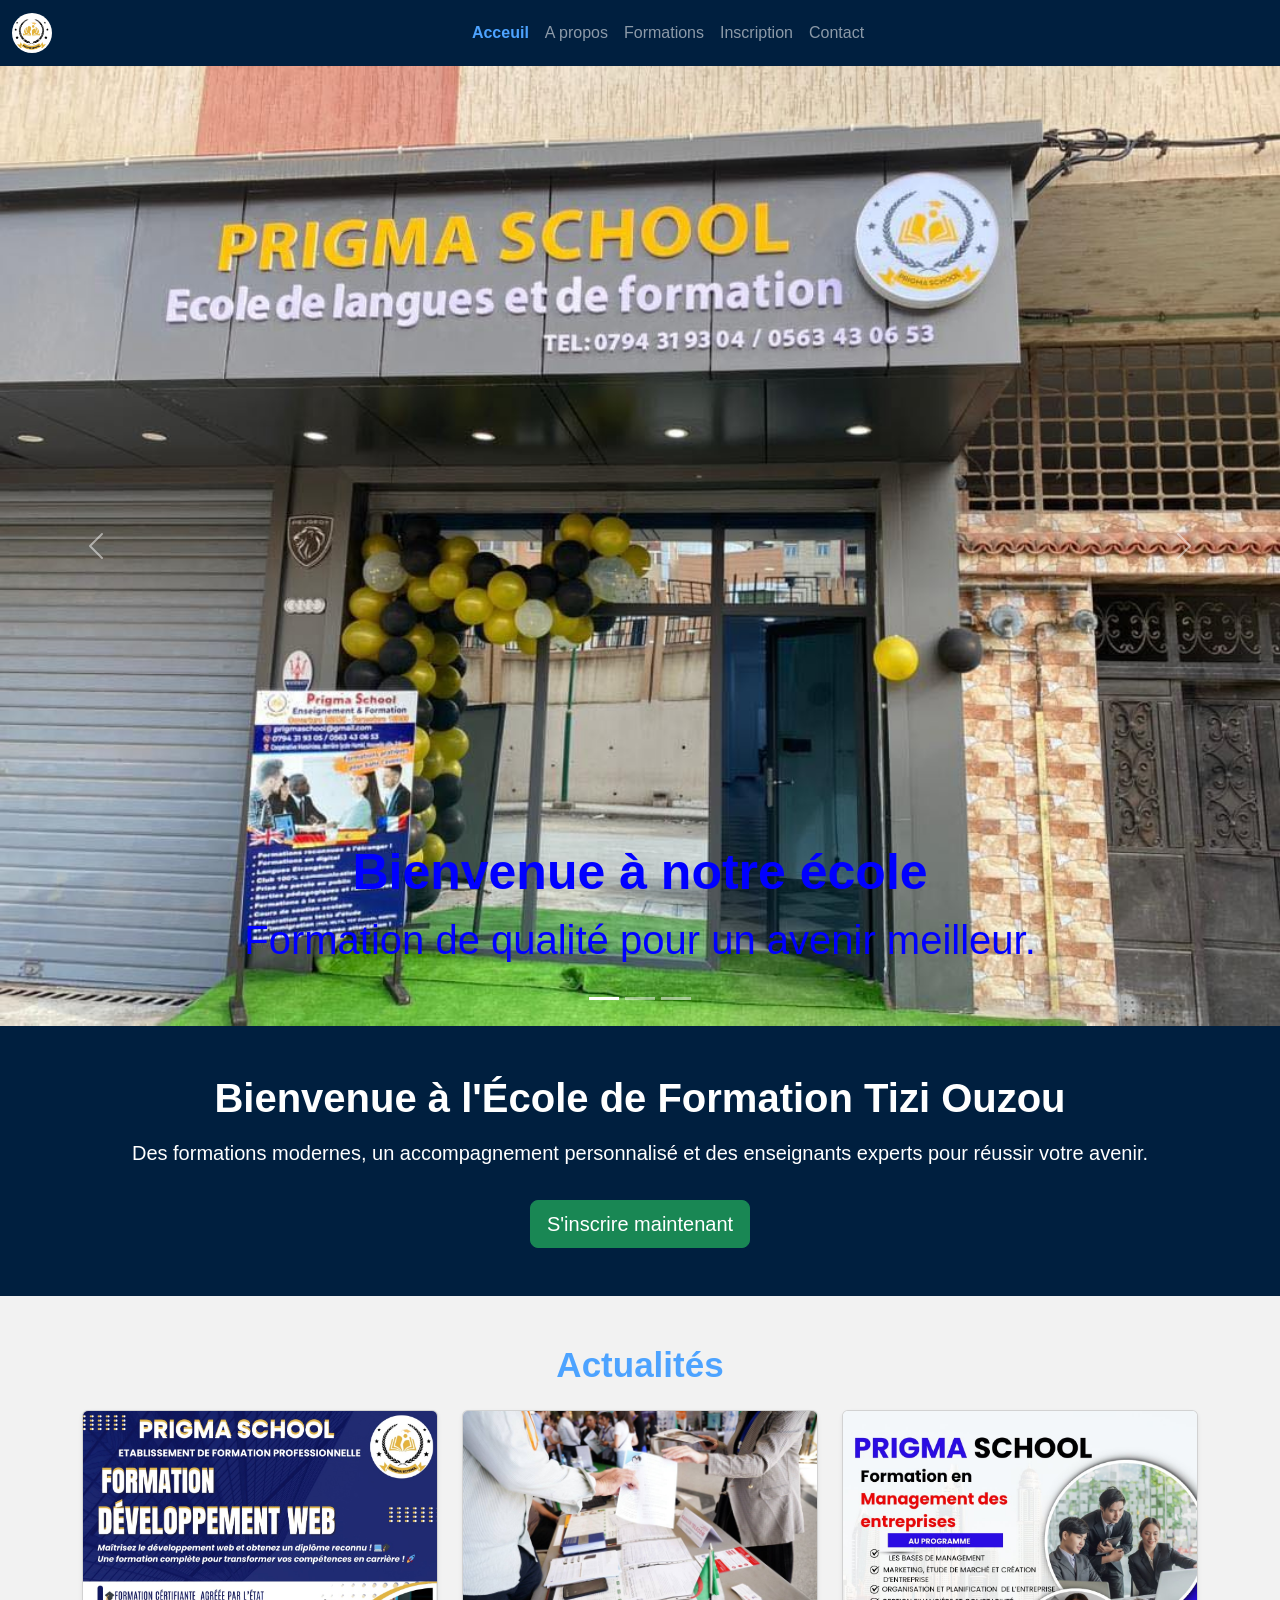
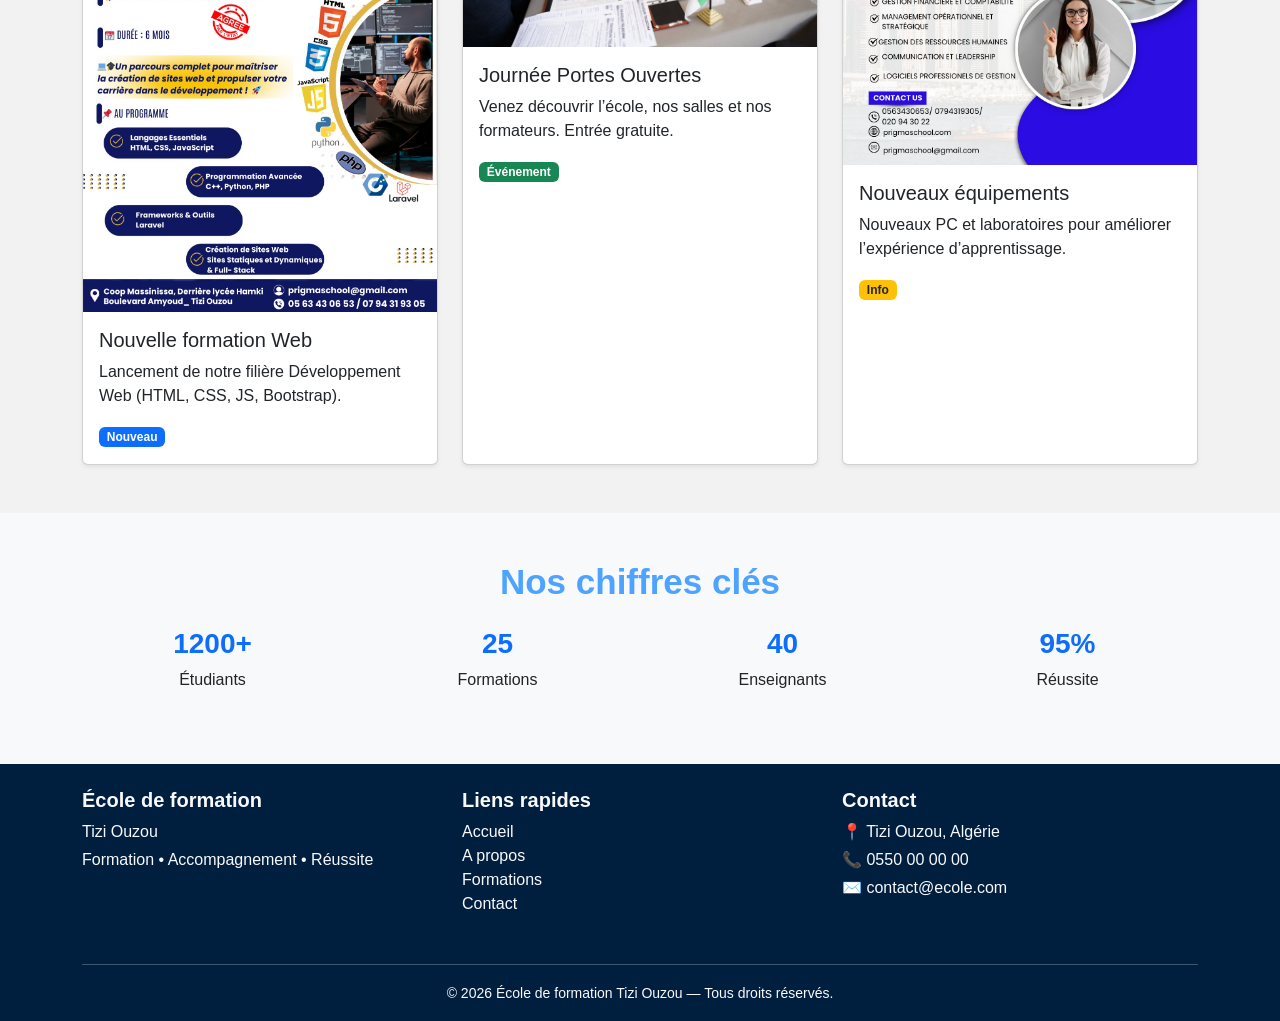
<file: index.html>
<!DOCTYPE html>
<html>
<head>
	<meta charset="utf-8">
	<meta name="viewport" content="width=device-width, initial-scale=1">
	<link rel="stylesheet" href="https://cdn.jsdelivr.net/npm/bootstrap@5/dist/css/bootstrap.min.css">
  <link rel="stylesheet" type="text/css" href="css/style.css">
	<title>Ecole de formation Tizi Ouzou</title>
</head>
<body>
	<nav class="navbar navbar-expand-sm  navbar-dark bg-dark">
	<div class="container-fluid">
  <a class="navbar-brand" href="#">
	<img src="images/logo.png" alt="Logo de l'école" style="width:40px;" class="rounded-pill">
 </a>
    <button class="navbar-toggler" type="button" data-bs-toggle="collapse" data-bs-target="#menu">
    	<span class="navbar-toggler-icon"></span>
    	
    </button>
    <div class="collapse navbar-collapse" id="menu">

		<ul class="navbar-nav mx-auto">
			<li class="nav-item">
			    <a class="nav-link active" href="index.html">Acceuil</a>	
			</li>
			<li class="nav-item">
				<a class="nav-link" href="apropos.html">A propos </a>
			</li>
			<li class="nav-item">
				<a class="nav-link" href="formations.html">Formations</a>	
			</li>
			<li class="nav-item">
			    <a class="nav-link" href="inscription.html">Inscription</a>
			</li>
			<li class="nav-item">
				<a class="nav-link" href="contact.html">Contact</a>	
			</li>
		</ul>
	</div>
</div>
</nav>
<div id="carouselEcole" class="carousel slide" data-bs-ride="carousel">
  <!-- Indicateurs -->
  <div class="carousel-indicators">
    <button type="button" data-bs-target="#carouselEcole" data-bs-slide-to="0" class="active"></button>
    <button type="button" data-bs-target="#carouselEcole" data-bs-slide-to="1"></button>
    <button type="button" data-bs-target="#carouselEcole" data-bs-slide-to="2"></button>
  </div>

  <!-- Slides -->
  <div class="carousel-inner">
    <div class="carousel-item active">
      <img src="images/slide1.jpg" class="d-block w-100" alt="Présentation école">
      <div class="carousel-caption d-none d-md-block caption-dark">
        <h5>Bienvenue à notre école</h5>
        <p>Formation de qualité pour un avenir meilleur.</p>
      </div>
    </div>
    <div class="carousel-item">
      <img src="images/slide2.jpg" class="d-block w-100" alt="Cours modernes">
      <div class="carousel-caption d-none d-md-block caption-dark">
        <h5>Des cours modernes</h5>
        <p>Apprenez avec les dernières technologies.</p>
      </div>
    </div>
    <div class="carousel-item">
      <img src="images/slide3.jpg" class="d-block w-100" alt="Équipe pédagogique">
      <div class="carousel-caption d-none d-md-block caption-dark">
        <h5>Une équipe dédiée</h5>
        <p>Nos enseignants vous accompagnent vers la réussite.</p>
      </div>
    </div>
  </div>

  <!-- Contrôles -->
  <button class="carousel-control-prev" type="button" data-bs-target="#carouselEcole" data-bs-slide="prev">
    <span class="carousel-control-prev-icon"></span>
  </button>
  <button class="carousel-control-next" type="button" data-bs-target="#carouselEcole" data-bs-slide="next">
    <span class="carousel-control-next-icon"></span>
  </button>
</div>

<!-- HERO / JUMBOTRON -->
<section class="py-5 text-center text-white" style="background-color:#001f3f;">
  <div class="container">
    <h1 class="fw-bold">Bienvenue à l'École de Formation Tizi Ouzou</h1>
    <p class="lead mt-3">
      Des formations modernes, un accompagnement personnalisé et des enseignants experts pour réussir votre avenir.
    </p>
    <a href="inscription.html" class="btn btn-success btn-lg mt-3">S'inscrire maintenant</a>
  </div>
</section>

<!-- ACTUALITÉS -->
<section class="container my-5">
  <h2 class="text-center mb-4">Actualités</h2>
  <div class="row g-4">

    <div class="col-md-4">
      <div class="card h-100 shadow-sm">
        <img src="images/actu1.jpg" class="card-img-top" alt="Nouvelle formation">
        <div class="card-body">
          <h5 class="card-title">Nouvelle formation Web</h5>
          <p class="card-text">Lancement de notre filière Développement Web (HTML, CSS, JS, Bootstrap).</p>
          <span class="badge bg-primary">Nouveau</span>
        </div>
      </div>
    </div>

    <div class="col-md-4">
      <div class="card h-100 shadow-sm">
        <img src="images/actu2.jpg" class="card-img-top" alt="Portes ouvertes">
        <div class="card-body">
          <h5 class="card-title">Journée Portes Ouvertes</h5>
          <p class="card-text">Venez découvrir l’école, nos salles et nos formateurs. Entrée gratuite.</p>
          <span class="badge bg-success">Événement</span>
        </div>
      </div>
    </div>

    <div class="col-md-4">
      <div class="card h-100 shadow-sm">
        <img src="images/actu3.jpg" class="card-img-top" alt="Nouveaux équipements">
        <div class="card-body">
          <h5 class="card-title">Nouveaux équipements</h5>
          <p class="card-text">Nouveaux PC et laboratoires pour améliorer l’expérience d’apprentissage.</p>
          <span class="badge bg-warning text-dark">Info</span>
        </div>
      </div>
    </div>

  </div>
</section>

<!-- CHIFFRES CLÉS -->
<section class="bg-light py-5">
  <div class="container text-center">
    <h2 class="mb-4">Nos chiffres clés</h2>
    <div class="row">

      <div class="col-6 col-md-3 mb-4">
        <h3 class="fw-bold text-primary">1200+</h3>
        <p class="mb-0">Étudiants</p>
      </div>

      <div class="col-6 col-md-3 mb-4">
        <h3 class="fw-bold text-primary">25</h3>
        <p class="mb-0">Formations</p>
      </div>

      <div class="col-6 col-md-3 mb-4">
        <h3 class="fw-bold text-primary">40</h3>
        <p class="mb-0">Enseignants</p>
      </div>

      <div class="col-6 col-md-3 mb-4">
        <h3 class="fw-bold text-primary">95%</h3>
        <p class="mb-0">Réussite</p>
      </div>

    </div>
  </div>
</section>

<footer class="text-light pt-4" style="background-color:#001f3f;">
  <div class="container">
    <div class="row">

      <!-- Col 1 -->
      <div class="col-md-4 mb-3">
        <h5 class="fw-bold">École de formation</h5>
        <p class="mb-1">Tizi Ouzou</p>
        <p class="mb-0">Formation • Accompagnement • Réussite</p>
      </div>

      <!-- Col 2 -->
      <div class="col-md-4 mb-3">
        <h5 class="fw-bold">Liens rapides</h5>
        <ul class="list-unstyled">
          <li><a class="text-light text-decoration-none" href="index.html">Accueil</a></li>
          <li><a class="text-light text-decoration-none" href="apropos.html">A propos</a></li>
          <li><a class="text-light text-decoration-none" href="formations.html">Formations</a></li>
          <li><a class="text-light text-decoration-none" href="contact.html">Contact</a></li>
        </ul>
      </div>

      <!-- Col 3 -->
      <div class="col-md-4 mb-3">
        <h5 class="fw-bold">Contact</h5>
        <p class="mb-1">📍 Tizi Ouzou, Algérie</p>
        <p class="mb-1">📞 0550 00 00 00</p>
        <p class="mb-0">✉️ contact@ecole.com</p>
      </div>

    </div>

    <hr class="border-light opacity-25">

    <div class="text-center pb-3">
      <small>© 2026 École de formation Tizi Ouzou — Tous droits réservés.</small>
    </div>
  </div>
</footer>

<script src="https://code.jquery.com/jquery-3.7.0.min.js"></script>
<script src="https://cdn.jsdelivr.net/npm/bootstrap@5.3.3/dist/js/bootstrap.bundle.min.js"></script>
<script src="js/main.js"></script>
<script src="js/validation.js"></script>

</body>
</html>
</file>
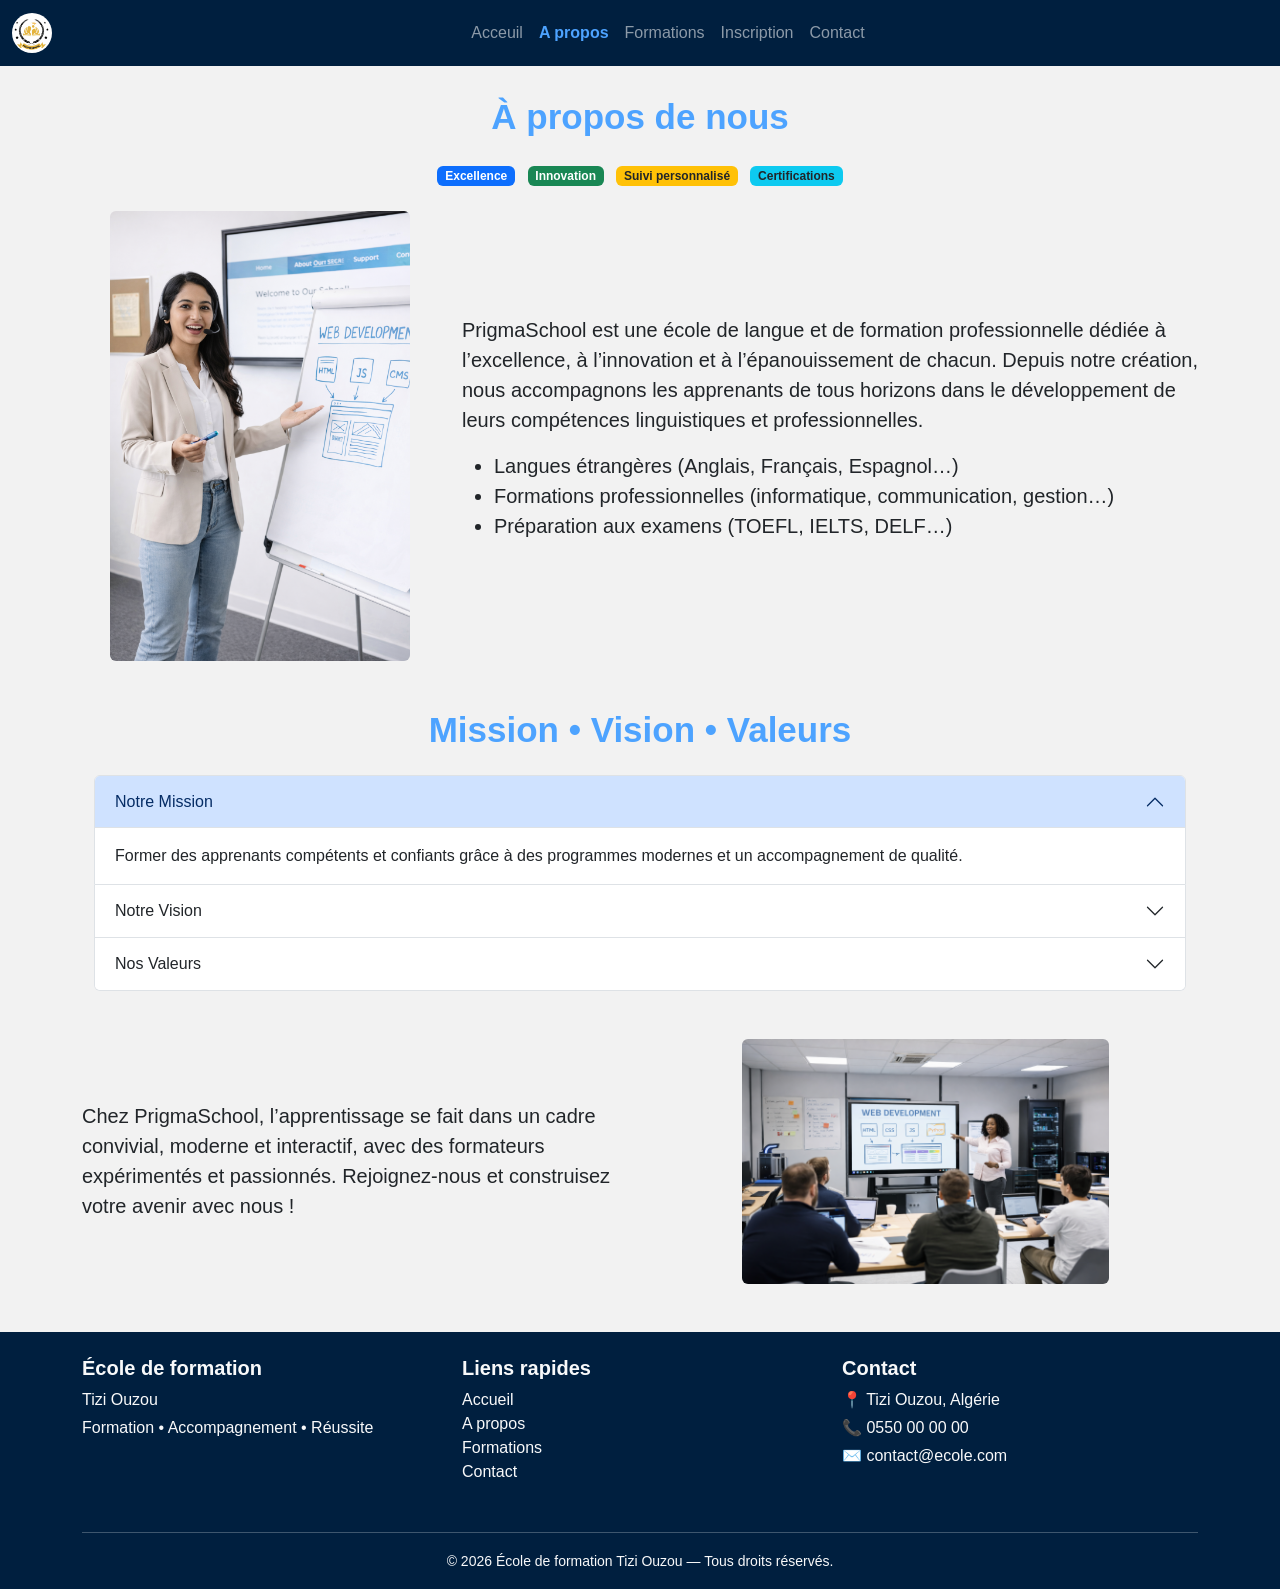
<file: apropos.html>
<!DOCTYPE html>
<html>
<head>
	<meta charset="utf-8">
	<meta name="viewport" content="width=device-width, initial-scale=1">
	<link rel="stylesheet" href="https://cdn.jsdelivr.net/npm/bootstrap@5/dist/css/bootstrap.min.css">
	<link rel="stylesheet" type="text/css" href="css/style.css">
	<title>Ecole de formation Tizi Ouzou</title>
</head>
<body>
	<nav class="navbar navbar-expand-sm  navbar-dark bg-dark">
	<div class="container-fluid">
  <a class="navbar-brand" href="#">
	<img src="images/logo.png" alt="Avatar Logo" style="width:40px;" class="rounded-pill">
 </a>
    <button class="navbar-toggler" type="button" data-bs-toggle="collapse" data-bs-target="#menu">
    	<span class="navbar-toggler-icon"></span>
    	
    </button>
    <div class="collapse navbar-collapse" id="menu">

		<ul class="navbar-nav mx-auto">
			<li class="nav-item">
			    <a class="nav-link" href="index.html">Acceuil </a>	
			</li>
			<li class="nav-item">
				<a class="nav-link active" href="apropos.html">A propos </a>
			</li>
			<li class="nav-item">
				<a class="nav-link" href="formations.html">Formations</a>	
			</li>
			<li class="nav-item">
			    <a class="nav-link" href="inscription.html">Inscription</a>
			</li>
			<li class="nav-item">
				<a class="nav-link" href="contact.html">Contact</a>	
			</li>
		</ul>
	</div>
</div>
</nav>

<!-- CONTENU -->
<div class="container apropos-section">

  <h2 class="mt-4">À propos de nous</h2>

  <!-- BADGES (exigé) -->
  <div class="text-center mb-4">
    <span class="badge bg-primary me-2">Excellence</span>
    <span class="badge bg-success me-2">Innovation</span>
    <span class="badge bg-warning text-dark me-2">Suivi personnalisé</span>
    <span class="badge bg-info text-dark">Certifications</span>
  </div>

  <!-- GRID (exigé) -->
  <div class="row align-items-center g-4">

    <div class="col-md-4">
      <img src="images/apropos.png" class="img-fluid rounded img-apropos" alt="Notre école">
    </div>

    <div class="col-md-8 mb-3 d-flex anlign-items-center apropos-text">
    	<div class="w-100">
      <p>
        PrigmaSchool est une école de langue et de formation professionnelle dédiée à l’excellence, à l’innovation
        et à l’épanouissement de chacun. Depuis notre création, nous accompagnons les apprenants de tous horizons
        dans le développement de leurs compétences linguistiques et professionnelles.
      </p>

      <ul class="mb-0">
        <li>Langues étrangères (Anglais, Français, Espagnol…)</li>
        <li>Formations professionnelles (informatique, communication, gestion…)</li>
        <li>Préparation aux examens (TOEFL, IELTS, DELF…)</li>
      </ul>
    </div>
  </div>
</div>
  <!-- ACCORDION (exigé) -->
  <div class="container my-5">
    <h2 class="text-center mb-4">Mission • Vision • Valeurs</h2>

    <div class="accordion" id="accordionEcole">

      <div class="accordion-item">
        <h2 class="accordion-header" id="headingOne">
          <button class="accordion-button" type="button" data-bs-toggle="collapse" data-bs-target="#collapseOne">
            Notre Mission
          </button>
        </h2>
        <div id="collapseOne" class="accordion-collapse collapse show" data-bs-parent="#accordionEcole">
          <div class="accordion-body">
            Former des apprenants compétents et confiants grâce à des programmes modernes et un accompagnement de qualité.
          </div>
        </div>
      </div>

      <div class="accordion-item">
        <h2 class="accordion-header" id="headingTwo">
          <button class="accordion-button collapsed" type="button" data-bs-toggle="collapse" data-bs-target="#collapseTwo">
            Notre Vision
          </button>
        </h2>
        <div id="collapseTwo" class="accordion-collapse collapse" data-bs-parent="#accordionEcole">
          <div class="accordion-body">
            Devenir une école de référence à Tizi Ouzou, reconnue pour l’innovation pédagogique et l’excellence de ses formations.
          </div>
        </div>
      </div>

      <div class="accordion-item">
        <h2 class="accordion-header" id="headingThree">
          <button class="accordion-button collapsed" type="button" data-bs-toggle="collapse" data-bs-target="#collapseThree">
            Nos Valeurs
          </button>
        </h2>
        <div id="collapseThree" class="accordion-collapse collapse" data-bs-parent="#accordionEcole">
          <div class="accordion-body">
            Excellence • Respect • Innovation • Esprit d’équipe • Accompagnement • Réussite.
          </div>
        </div>
      </div>

    </div>
  </div>

  <div class="row align-items-center g-4 mb-5 apropos-text">
    <div class="col-md-6">
      <p class="mb-0">
        Chez PrigmaSchool, l’apprentissage se fait dans un cadre convivial, moderne et interactif,
        avec des formateurs expérimentés et passionnés. Rejoignez-nous et construisez votre avenir avec nous !
      </p>
    </div>

    <div class="col-md-6 text-center">
    
      <img src="images/apropos2.png" class="img-fluid rounded img-apropos2" alt="Nos formations">
    </div>
  </div>

</div>






<footer class="text-light pt-4" style="background-color:#001f3f;">
  <div class="container">
    <div class="row">

      <!-- Col 1 -->
      <div class="col-md-4 mb-3">
        <h5 class="fw-bold">École de formation</h5>
        <p class="mb-1">Tizi Ouzou</p>
        <p class="mb-0">Formation • Accompagnement • Réussite</p>
      </div>

      <!-- Col 2 -->
      <div class="col-md-4 mb-3">
        <h5 class="fw-bold">Liens rapides</h5>
        <ul class="list-unstyled">
          <li><a class="text-light text-decoration-none" href="index.html">Accueil</a></li>
          <li><a class="text-light text-decoration-none" href="apropos.html">A propos</a></li>
          <li><a class="text-light text-decoration-none" href="formations.html">Formations</a></li>
          <li><a class="text-light text-decoration-none" href="contact.html">Contact</a></li>
        </ul>
      </div>

      <!-- Col 3 -->
      <div class="col-md-4 mb-3">
        <h5 class="fw-bold">Contact</h5>
        <p class="mb-1">📍 Tizi Ouzou, Algérie</p>
        <p class="mb-1">📞 0550 00 00 00</p>
        <p class="mb-0">✉️ contact@ecole.com</p>
      </div>

    </div>

    <hr class="border-light opacity-25">

    <div class="text-center pb-3">
      <small>© 2026 École de formation Tizi Ouzou — Tous droits réservés.</small>
    </div>
  </div>
</footer>
<script src="https://code.jquery.com/jquery-3.7.0.min.js"></script>
	<script src="https://cdn.jsdelivr.net/npm/bootstrap@5.3.3/dist/js/bootstrap.bundle.min.js"></script>
	<script src="js/main.js"></script>
  <script src="js/validation.js"></script>

</body>
</html>
</file>
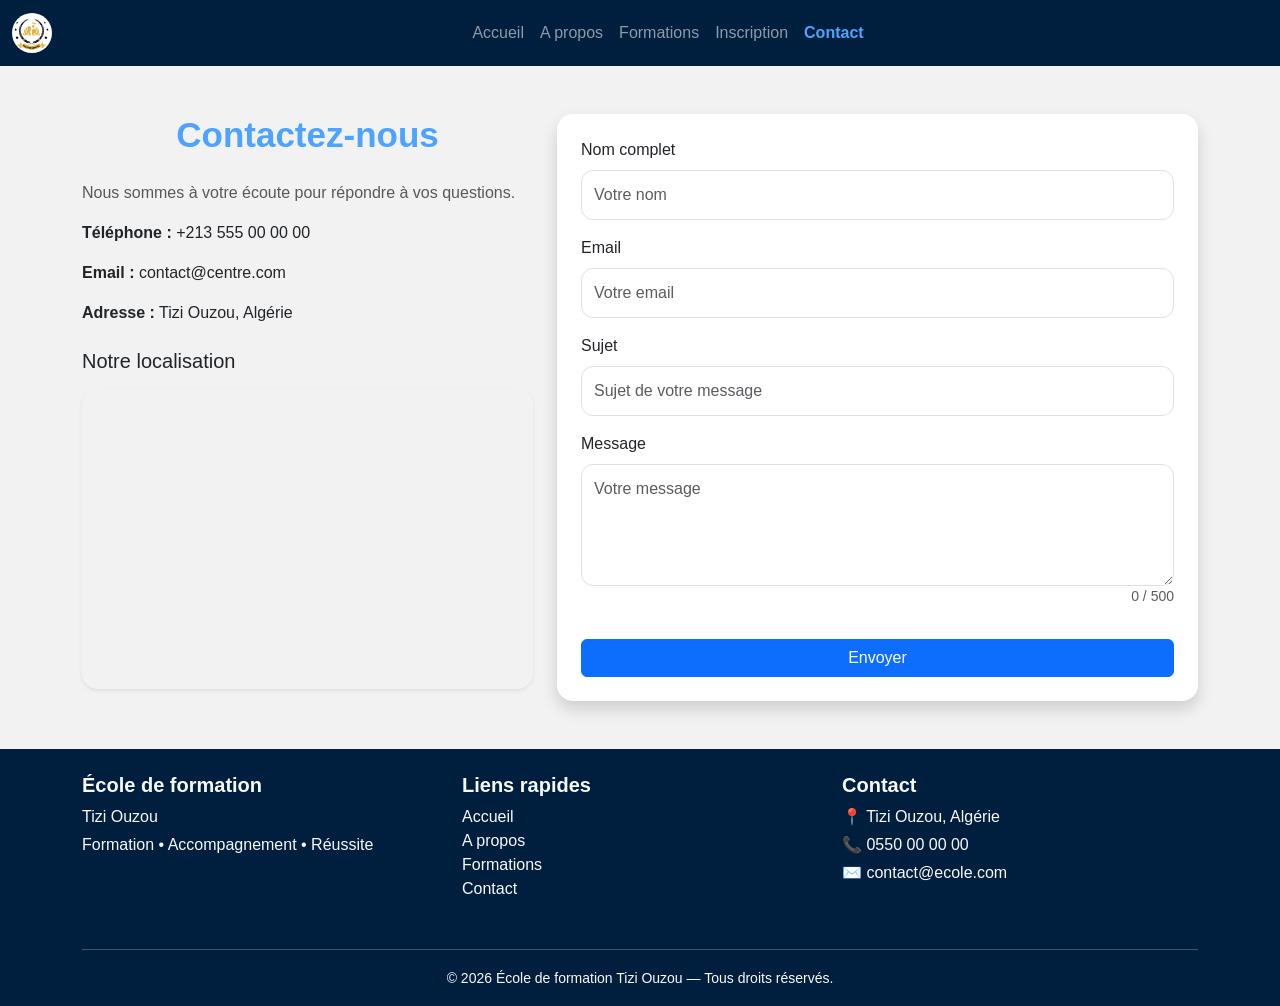
<file: contact.html>
<!DOCTYPE html>
<html lang="fr">
<head>
  <meta charset="utf-8">
  <meta name="viewport" content="width=device-width, initial-scale=1">
  <link rel="stylesheet" href="https://cdn.jsdelivr.net/npm/bootstrap@5.3.3/dist/css/bootstrap.min.css">
  <link rel="stylesheet" type="text/css" href="css/style.css">
  <title>Ecole de formation Tizi Ouzou</title>
</head>
<body>

  <nav class="navbar navbar-expand-sm navbar-dark bg-dark">
    <div class="container-fluid">
      <a class="navbar-brand" href="#">
        <img src="images/logo.png" alt="Logo" style="width:40px;" class="rounded-pill">
      </a>

      <button class="navbar-toggler" type="button" data-bs-toggle="collapse" data-bs-target="#menu">
        <span class="navbar-toggler-icon"></span>
      </button>

      <div class="collapse navbar-collapse" id="menu">
        <ul class="navbar-nav mx-auto">
          <li class="nav-item">
            <a class="nav-link" href="index.html">Accueil</a>
          </li>
          <li class="nav-item">
            <a class="nav-link" href="apropos.html">A propos</a>
          </li>
          <li class="nav-item">
            <a class="nav-link" href="formations.html">Formations</a>
          </li>
          <li class="nav-item">
            <a class="nav-link" href="inscription.html">Inscription</a>
          </li>
          <li class="nav-item">
            <a class="nav-link active" href="contact.html">Contact</a>
          </li>
        </ul>
      </div>
    </div>
  </nav>

  <div class="container my-5">
    <div class="row g-4 align-items-stretch">

      <div class="col-md-5 d-flex">
        <div class="w-100 h-100">
          <h2>Contactez-nous</h2>
          <p class="text-muted">
            Nous sommes à votre écoute pour répondre à vos questions.
          </p>

          <p><strong>Téléphone :</strong> +213 555 00 00 00</p>
          <p><strong>Email :</strong> contact@centre.com</p>
          <p><strong>Adresse :</strong> Tizi Ouzou, Algérie</p>

          <h5 class="mt-4 mb-3">Notre localisation</h5>
          <div class="rounded-4 overflow-hidden shadow-sm" style="height: 300px;">
            <iframe
              src="https://www.google.com/maps?q=Tizi%20Ouzou,%20Algérie&output=embed"
              width="100%"
              height="100%"
              style="border:0;"
              allowfullscreen=""
              loading="lazy"
              referrerpolicy="no-referrer-when-downgrade">
            </iframe>
          </div>
        </div>
      </div>

      <div class="col-md-7 d-flex">
        <div class="p-4 bg-white shadow rounded-4 w-100 h-100 d-flex flex-column">
          <form id="contactForm" class="flex-grow-1 d-flex flex-column" novalidate>
            <div class="flex-grow-1">

              <div class="mb-3">
                <label for="nom" class="form-label">Nom complet</label>
                <input type="text" id="nom" class="form-control" placeholder="Votre nom">
                <small class="text-danger error-message"></small>
              </div>

              <div class="mb-3">
                <label for="email" class="form-label">Email</label>
                <input type="email" id="email" class="form-control" placeholder="Votre email">
                <small class="text-danger error-message"></small>
              </div>

              <div class="mb-3">
                <label for="sujet" class="form-label">Sujet</label>
                <input type="text" id="sujet" class="form-control" placeholder="Sujet de votre message">
                <small class="text-danger error-message"></small>
              </div>

              <div class="mb-3">
                <label for="message" class="form-label">Message</label>
                <textarea id="message" class="form-control" rows="4" maxlength="500" placeholder="Votre message"></textarea>
                <div class="d-flex justify-content-between">
                  <small class="text-danger error-message"></small>
                  <small id="compteur" class="text-muted">0 / 500</small>
                </div>
              </div>

            </div>

            <button type="submit" class="btn btn-primary w-100 mt-3">Envoyer</button>
          </form>
        </div>
      </div>

    </div>
  </div>

  <footer class="text-light pt-4" style="background-color:#001f3f;">
    <div class="container">
      <div class="row">

        <div class="col-md-4 mb-3">
          <h5 class="fw-bold">École de formation</h5>
          <p class="mb-1">Tizi Ouzou</p>
          <p class="mb-0">Formation • Accompagnement • Réussite</p>
        </div>

        <div class="col-md-4 mb-3">
          <h5 class="fw-bold">Liens rapides</h5>
          <ul class="list-unstyled">
            <li><a class="text-light text-decoration-none" href="index.html">Accueil</a></li>
            <li><a class="text-light text-decoration-none" href="apropos.html">A propos</a></li>
            <li><a class="text-light text-decoration-none" href="formations.html">Formations</a></li>
            <li><a class="text-light text-decoration-none" href="contact.html">Contact</a></li>
          </ul>
        </div>

        <div class="col-md-4 mb-3">
          <h5 class="fw-bold">Contact</h5>
          <p class="mb-1">📍 Tizi Ouzou, Algérie</p>
          <p class="mb-1">📞 0550 00 00 00</p>
          <p class="mb-0">✉️ contact@ecole.com</p>
        </div>

      </div>

      <hr class="border-light opacity-25">

      <div class="text-center pb-3">
        <small>© 2026 École de formation Tizi Ouzou — Tous droits réservés.</small>
      </div>
    </div>
  </footer>

  <div class="position-fixed top-0 end-0 p-3" style="z-index: 1055">
  <div id="contactToast" class="toast align-items-center text-bg-success border-0" role="alert" aria-live="assertive" aria-atomic="true">
    <div class="d-flex">
      <div class="toast-body">
        Votre message a été envoyé avec succès !
      </div>
      <button type="button" class="btn-close btn-close-white me-2 m-auto" data-bs-dismiss="toast" aria-label="Fermer"></button>
    </div>
  </div>
</div>



  <script src="https://code.jquery.com/jquery-3.7.0.min.js"></script>
  <script src="https://cdn.jsdelivr.net/npm/bootstrap@5.3.3/dist/js/bootstrap.bundle.min.js"></script>
  <script src="js/main.js"></script>
  <script src="js/validation.js"></script>

</body>
</html>
</file>
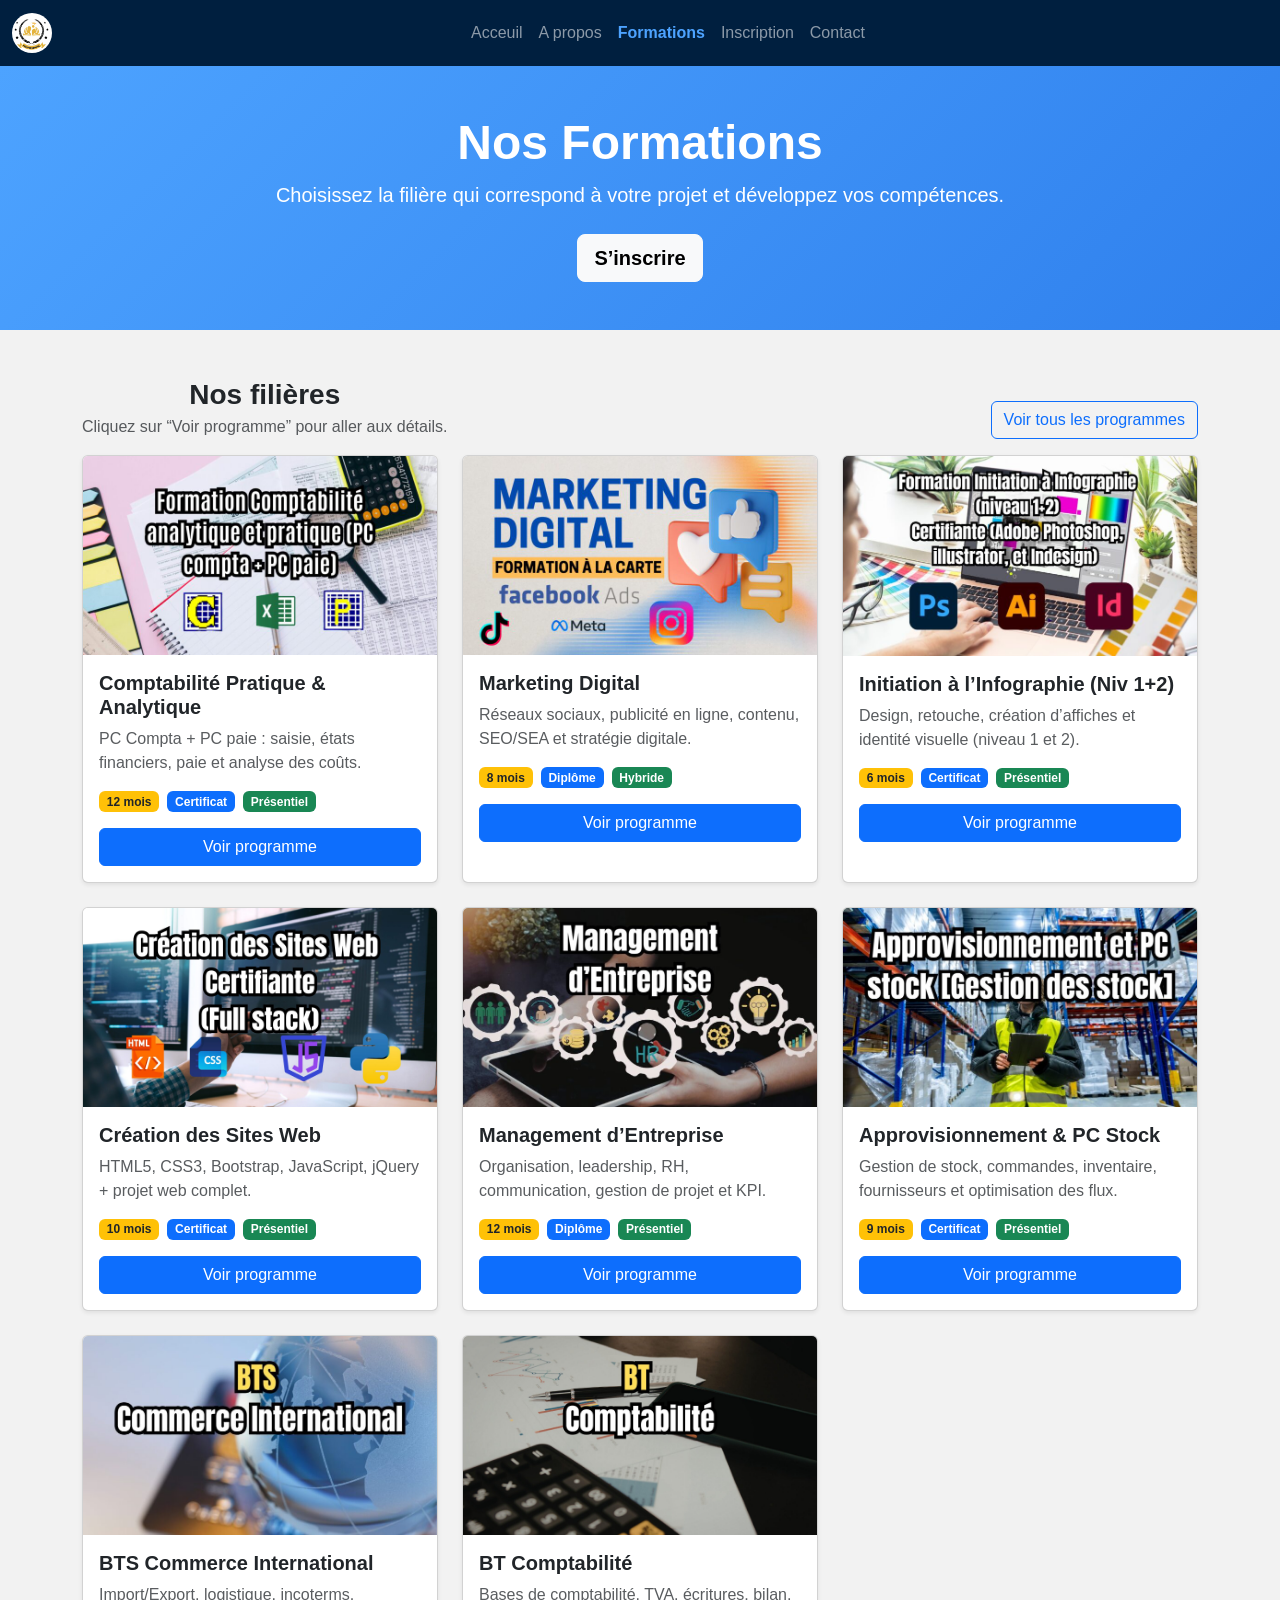
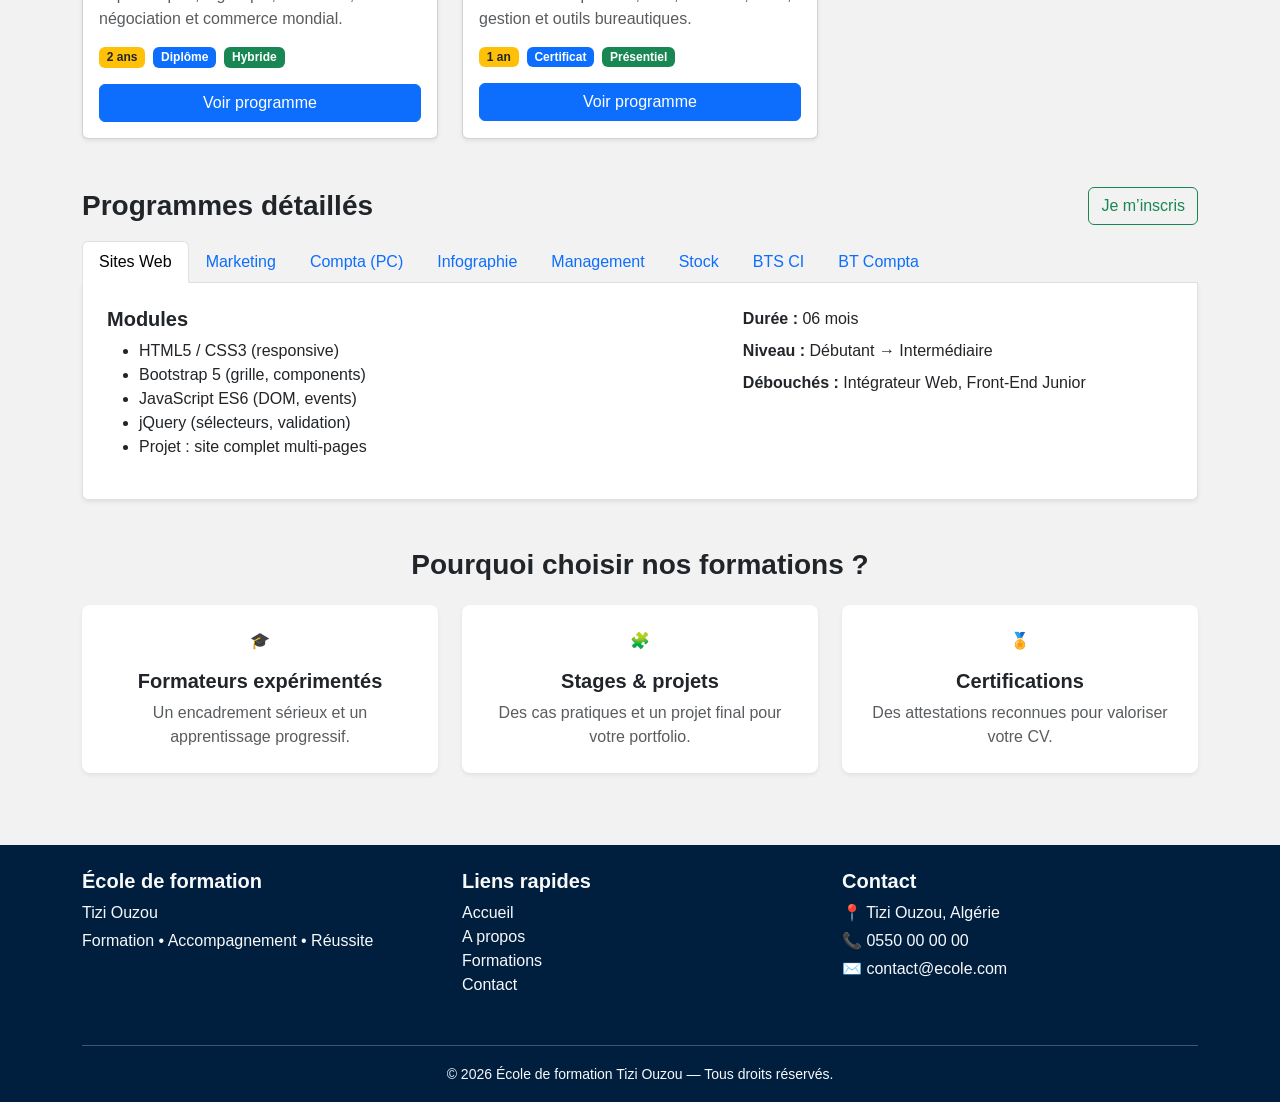
<file: formations.html>
<!DOCTYPE html>
<html>
<head>
	<meta charset="utf-8">
	<meta name="viewport" content="width=device-width, initial-scale=1">
	<link rel="stylesheet" href="https://cdn.jsdelivr.net/npm/bootstrap@5/dist/css/bootstrap.min.css">
	<link rel="stylesheet" type="text/css" href="css/style.css">
	<title>Ecole de formation Tizi Ouzou</title>
</head>
<body>

	<nav class="navbar navbar-expand-sm  navbar-dark bg-dark">
	<div class="container-fluid">
  <a class="navbar-brand" href="#">
	<img src="images/logo.png" alt="Avatar Logo" style="width:40px;" class="rounded-pill">
 </a>
    <button class="navbar-toggler" type="button" data-bs-toggle="collapse" data-bs-target="#menu">
    	<span class="navbar-toggler-icon"></span>
    	
    </button>
    <div class="collapse navbar-collapse" id="menu">

		<ul class="navbar-nav mx-auto">
			<li class="nav-item">
			    <a class="nav-link" href="index.html">Acceuil </a>	
			</li>
			<li class="nav-item">
				<a class="nav-link" href="apropos.html">A propos </a>
			</li>
			<li class="nav-item">
				<a class="nav-link active" href="formations.html">Formations</a>	
			</li>
			<li class="nav-item">
			    <a class="nav-link" href="inscription.html">Inscription</a>
			</li>
			<li class="nav-item">
				<a class="nav-link" href="contact.html">Contact</a>	
			</li>
		</ul>
	</div>
</div>
</nav>

  <!-- HERO -->
  <header class="hero-formations">
    <div class="container py-5 text-center text-white">
      <h1 class="display-5 fw-bold">Nos Formations</h1>
      <p class="lead mb-4">Choisissez la filière qui correspond à votre projet et développez vos compétences.</p>
      <a href="inscription.html" class="btn btn-light btn-lg fw-semibold">S’inscrire</a>
    </div>
  </header>

  <!-- SECTION CARDS -->
  <main class="container my-5">

    <div class="d-flex align-items-end justify-content-between flex-wrap gap-2 mb-3">
      <div>
        <h2 class="h3 fw-bold mb-1">Nos filières</h2>
        <p class="text-muted mb-0">Cliquez sur “Voir programme” pour aller aux détails.</p>
      </div>
      <a href="#programmes" class="btn btn-outline-primary">Voir tous les programmes</a>
    </div>

    <div class="row g-4">

      <!-- 1 -->
      <div class="col-sm-6 col-lg-4">
        <div class="card formation-card h-100 shadow-sm">
          <img src="images/Agree-7.jpg" class="card-img-top" alt="Comptabilité">
          <div class="card-body">
            <h5 class="card-title fw-bold">Comptabilité Pratique & Analytique</h5>
            <p class="card-text text-muted">
              PC Compta + PC paie : saisie, états financiers, paie et analyse des coûts.
            </p>
            <div class="d-flex flex-wrap gap-2 mb-3">
              <span class="badge bg-warning text-dark">12 mois</span>
              <span class="badge bg-primary">Certificat</span>
              <span class="badge bg-success">Présentiel</span>
            </div>
            <a href="#programmes" class="btn btn-primary w-100" data-tab="#tab-compta">Voir programme</a>
          </div>
        </div>
      </div>

      <!-- 2 -->
      <div class="col-sm-6 col-lg-4">
        <div class="card formation-card h-100 shadow-sm">
          <img src="images/Agree-8.jpg" class="card-img-top" alt="Marketing digital">
          <div class="card-body">
            <h5 class="card-title fw-bold">Marketing Digital</h5>
            <p class="card-text text-muted">
              Réseaux sociaux, publicité en ligne, contenu, SEO/SEA et stratégie digitale.
            </p>
            <div class="d-flex flex-wrap gap-2 mb-3">
              <span class="badge bg-warning text-dark">8 mois</span>
              <span class="badge bg-primary">Diplôme</span>
              <span class="badge bg-success">Hybride</span>
            </div>
            <a href="#programmes" class="btn btn-primary w-100" data-tab="#tab-marketing">Voir programme</a>
          </div>
        </div>
      </div>

      <!-- 3 -->
      <div class="col-sm-6 col-lg-4">
        <div class="card formation-card h-100 shadow-sm">
          <img src="images/Agree-6.jpg" class="card-img-top" alt="Infographie">
          <div class="card-body">
            <h5 class="card-title fw-bold">Initiation à l’Infographie (Niv 1+2)</h5>
            <p class="card-text text-muted">
              Design, retouche, création d’affiches et identité visuelle (niveau 1 et 2).
            </p>
            <div class="d-flex flex-wrap gap-2 mb-3">
              <span class="badge bg-warning text-dark">6 mois</span>
              <span class="badge bg-primary">Certificat</span>
              <span class="badge bg-success">Présentiel</span>
            </div>
            <a href="#programmes" class="btn btn-primary w-100" data-tab="#tab-info">Voir programme</a>
          </div>
        </div>
      </div>

      <!-- 4 -->
      <div class="col-sm-6 col-lg-4">
        <div class="card formation-card h-100 shadow-sm">
          <img src="images/Agree-1.jpg" class="card-img-top" alt="Création site web">
          <div class="card-body">
            <h5 class="card-title fw-bold">Création des Sites Web</h5>
            <p class="card-text text-muted">
              HTML5, CSS3, Bootstrap, JavaScript, jQuery + projet web complet.
            </p>
            <div class="d-flex flex-wrap gap-2 mb-3">
              <span class="badge bg-warning text-dark">10 mois</span>
              <span class="badge bg-primary">Certificat</span>
              <span class="badge bg-success">Présentiel</span>
            </div>
            <a href="#programmes" class="btn btn-primary w-100" data-tab="#tab-web">Voir programme</a>
          </div>
        </div>
      </div>

      <!-- 5 -->
      <div class="col-sm-6 col-lg-4">
        <div class="card formation-card h-100 shadow-sm">
          <img src="images/Agree-2.jpg" class="card-img-top" alt="Management">
          <div class="card-body">
            <h5 class="card-title fw-bold">Management d’Entreprise</h5>
            <p class="card-text text-muted">
              Organisation, leadership, RH, communication, gestion de projet et KPI.
            </p>
            <div class="d-flex flex-wrap gap-2 mb-3">
              <span class="badge bg-warning text-dark">12 mois</span>
              <span class="badge bg-primary">Diplôme</span>
              <span class="badge bg-success">Présentiel</span>
            </div>
            <a href="#programmes" class="btn btn-primary w-100" data-tab="#tab-management">Voir programme</a>
          </div>
        </div>
      </div>

      <!-- 6 -->
      <div class="col-sm-6 col-lg-4">
        <div class="card formation-card h-100 shadow-sm">
          <img src="images/Agree-9.jpg" class="card-img-top" alt="Gestion de stock">
          <div class="card-body">
            <h5 class="card-title fw-bold">Approvisionnement & PC Stock</h5>
            <p class="card-text text-muted">
              Gestion de stock, commandes, inventaire, fournisseurs et optimisation des flux.
            </p>
            <div class="d-flex flex-wrap gap-2 mb-3">
              <span class="badge bg-warning text-dark">9 mois</span>
              <span class="badge bg-primary">Certificat</span>
              <span class="badge bg-success">Présentiel</span>
            </div>
            <a href="#programmes" class="btn btn-primary w-100" data-tab="#tab-stock">Voir programme</a>
          </div>
        </div>
      </div>

      <!-- 7 -->
      <div class="col-sm-6 col-lg-4">
        <div class="card formation-card h-100 shadow-sm">
          <img src="images/Agree-4.jpg" class="card-img-top" alt="Commerce international">
          <div class="card-body">
            <h5 class="card-title fw-bold">BTS Commerce International</h5>
            <p class="card-text text-muted">
              Import/Export, logistique, incoterms, négociation et commerce mondial.
            </p>
            <div class="d-flex flex-wrap gap-2 mb-3">
              <span class="badge bg-warning text-dark">2 ans</span>
              <span class="badge bg-primary">Diplôme</span>
              <span class="badge bg-success">Hybride</span>
            </div>
            <a href="#programmes" class="btn btn-primary w-100" data-tab="#tab-btsci">Voir programme</a>
          </div>
        </div>
      </div>

      <!-- 8 -->
      <div class="col-sm-6 col-lg-4">
        <div class="card formation-card h-100 shadow-sm">
          <img src="images/Agree-5.jpg" class="card-img-top" alt="BT Comptabilité">
          <div class="card-body">
            <h5 class="card-title fw-bold">BT Comptabilité</h5>
            <p class="card-text text-muted">
              Bases de comptabilité, TVA, écritures, bilan, gestion et outils bureautiques.
            </p>
            <div class="d-flex flex-wrap gap-2 mb-3">
              <span class="badge bg-warning text-dark">1 an</span>
              <span class="badge bg-primary">Certificat</span>
              <span class="badge bg-success">Présentiel</span>
            </div>
            <a href="#programmes" class="btn btn-primary w-100" data-tab="#tab-btcompta">Voir programme</a>
          </div>
        </div>
      </div>

    </div>

    <!-- PROGRAMMES (TABS) -->
    <section id="programmes" class="mt-5">
      <div class="d-flex align-items-center justify-content-between flex-wrap gap-2 mb-3">
        <h2 class="h3 fw-bold mb-0">Programmes détaillés</h2>
        <a href="inscription.html" class="btn btn-outline-success">Je m’inscris</a>
      </div>

      <ul class="nav nav-tabs" id="formationsTabs" role="tablist">
        <li class="nav-item" role="presentation">
          <button class="nav-link active" id="tab-web-btn" data-bs-toggle="tab" data-bs-target="#tab-web" type="button" role="tab">
            Sites Web
          </button>
        </li>
        <li class="nav-item" role="presentation">
          <button class="nav-link" id="tab-marketing-btn" data-bs-toggle="tab" data-bs-target="#tab-marketing" type="button" role="tab">
            Marketing
          </button>
        </li>
        <li class="nav-item" role="presentation">
          <button class="nav-link" id="tab-compta-btn" data-bs-toggle="tab" data-bs-target="#tab-compta" type="button" role="tab">
            Compta (PC)
          </button>
        </li>
        <li class="nav-item" role="presentation">
          <button class="nav-link" id="tab-info-btn" data-bs-toggle="tab" data-bs-target="#tab-info" type="button" role="tab">
            Infographie
          </button>
        </li>
        <li class="nav-item" role="presentation">
          <button class="nav-link" id="tab-management-btn" data-bs-toggle="tab" data-bs-target="#tab-management" type="button" role="tab">
            Management
          </button>
        </li>
        <li class="nav-item" role="presentation">
          <button class="nav-link" id="tab-stock-btn" data-bs-toggle="tab" data-bs-target="#tab-stock" type="button" role="tab">
            Stock
          </button>
        </li>
        <li class="nav-item" role="presentation">
          <button class="nav-link" id="tab-btsci-btn" data-bs-toggle="tab" data-bs-target="#tab-btsci" type="button" role="tab">
            BTS CI
          </button>
        </li>
        <li class="nav-item" role="presentation">
          <button class="nav-link" id="tab-btcompta-btn" data-bs-toggle="tab" data-bs-target="#tab-btcompta" type="button" role="tab">
            BT Compta
          </button>
        </li>
      </ul>

      <div class="tab-content border border-top-0 rounded-bottom p-4 bg-white shadow-sm" id="formationsTabsContent">

        <!-- Web -->
        <div class="tab-pane fade show active" id="tab-web" role="tabpanel">
          <div class="row g-4">
            <div class="col-lg-7">
              <h3 class="h5 fw-bold">Modules</h3>
              <ul class="list-check">
                <li>HTML5 / CSS3 (responsive)</li>
                <li>Bootstrap 5 (grille, components)</li>
                <li>JavaScript ES6 (DOM, events)</li>
                <li>jQuery (sélecteurs, validation)</li>
                <li>Projet : site complet multi-pages</li>
              </ul>
            </div>
            <div class="col-lg-5">
              <div class="info-box">
                <p class="mb-2"><span class="fw-semibold">Durée :</span> 06 mois</p>
                <p class="mb-2"><span class="fw-semibold">Niveau :</span> Débutant → Intermédiaire</p>
                <p class="mb-0"><span class="fw-semibold">Débouchés :</span> Intégrateur Web, Front-End Junior</p>
              </div>
            </div>
          </div>
        </div>

        <!-- Marketing -->
        <div class="tab-pane fade" id="tab-marketing" role="tabpanel">
          <div class="row g-4">
            <div class="col-lg-7">
              <h3 class="h5 fw-bold">Modules</h3>
              <ul class="list-check">
                <li>Stratégie digitale & personas</li>
                <li>Social Media (Facebook/Instagram/TikTok)</li>
                <li>SEO (bases) & Google Business</li>
                <li>Publicité (Meta Ads / notions Google Ads)</li>
                <li>Content marketing & calendrier éditorial</li>
              </ul>
            </div>
            <div class="col-lg-5">
              <div class="info-box">
                <p class="mb-2"><span class="fw-semibold">Durée :</span> 8 mois</p>
                <p class="mb-2"><span class="fw-semibold">Niveau :</span> Débutant</p>
                <p class="mb-0"><span class="fw-semibold">Débouchés :</span> Community Manager, Assistant Marketing</p>
              </div>
            </div>
          </div>
        </div>

        <!-- Compta PC -->
        <div class="tab-pane fade" id="tab-compta" role="tabpanel">
          <div class="row g-4">
            <div class="col-lg-7">
              <h3 class="h5 fw-bold">Modules</h3>
              <ul class="list-check">
                <li>Comptabilité générale (écritures, TVA)</li>
                <li>Comptabilité analytique (coûts, marges)</li>
                <li>PC Compta : saisie & états</li>
                <li>PC Paie : bulletins, déclarations</li>
                <li>Exercices & cas pratiques</li>
              </ul>
            </div>
            <div class="col-lg-5">
              <div class="info-box">
                <p class="mb-2"><span class="fw-semibold">Durée :</span> 12 mois</p>
                <p class="mb-2"><span class="fw-semibold">Niveau :</span> Débutant → Intermédiaire</p>
                <p class="mb-0"><span class="fw-semibold">Débouchés :</span> Aide-comptable, Assistant paie</p>
              </div>
            </div>
          </div>
        </div>

        <!-- Infographie -->
        <div class="tab-pane fade" id="tab-info" role="tabpanel">
          <div class="row g-4">
            <div class="col-lg-7">
              <h3 class="h5 fw-bold">Modules</h3>
              <ul class="list-check">
                <li>Design : couleurs, typographies, mise en page</li>
                <li>Retouche photo & photomontage</li>
                <li>Création d’affiches & flyers</li>
                <li>Identité visuelle (logo, charte)</li>
                <li>Portfolio (Niv 1 + Niv 2)</li>
              </ul>
            </div>
            <div class="col-lg-5">
              <div class="info-box">
                <p class="mb-2"><span class="fw-semibold">Durée :</span> 6 mois</p>
                <p class="mb-2"><span class="fw-semibold">Niveau :</span> Niv 1 + Niv 2</p>
                <p class="mb-0"><span class="fw-semibold">Débouchés :</span> Infographiste junior, Designer print</p>
              </div>
            </div>
          </div>
        </div>

        <!-- Management -->
        <div class="tab-pane fade" id="tab-management" role="tabpanel">
          <div class="row g-4">
            <div class="col-lg-7">
              <h3 class="h5 fw-bold">Modules</h3>
              <ul class="list-check">
                <li>Organisation & gestion d’entreprise</li>
                <li>Communication & leadership</li>
                <li>RH : recrutement, motivation, équipe</li>
                <li>Gestion de projet (planning, risques)</li>
                <li>Tableaux de bord & KPI</li>
              </ul>
            </div>
            <div class="col-lg-5">
              <div class="info-box">
                <p class="mb-2"><span class="fw-semibold">Durée :</span> 12 mois</p>
                <p class="mb-2"><span class="fw-semibold">Niveau :</span> Intermédiaire</p>
                <p class="mb-0"><span class="fw-semibold">Débouchés :</span> Chef d’équipe, Assistant manager</p>
              </div>
            </div>
          </div>
        </div>

        <!-- Stock -->
        <div class="tab-pane fade" id="tab-stock" role="tabpanel">
          <div class="row g-4">
            <div class="col-lg-7">
              <h3 class="h5 fw-bold">Modules</h3>
              <ul class="list-check">
                <li>Approvisionnement & commandes</li>
                <li>Gestion de stock (entrées/sorties)</li>
                <li>Inventaire & valorisation</li>
                <li>Fournisseurs & délais</li>
                <li>PC Stock : suivi et reporting</li>
              </ul>
            </div>
            <div class="col-lg-5">
              <div class="info-box">
                <p class="mb-2"><span class="fw-semibold">Durée :</span> 9 mois</p>
                <p class="mb-2"><span class="fw-semibold">Niveau :</span> Débutant</p>
                <p class="mb-0"><span class="fw-semibold">Débouchés :</span> Magasinier, Gestionnaire de stock</p>
              </div>
            </div>
          </div>
        </div>

        <!-- BTS CI -->
        <div class="tab-pane fade" id="tab-btsci" role="tabpanel">
          <div class="row g-4">
            <div class="col-lg-7">
              <h3 class="h5 fw-bold">Modules</h3>
              <ul class="list-check">
                <li>Commerce international & incoterms</li>
                <li>Import/Export & douane (bases)</li>
                <li>Logistique & transport</li>
                <li>Négociation & relation client</li>
                <li>Anglais professionnel</li>
              </ul>
            </div>
            <div class="col-lg-5">
              <div class="info-box">
                <p class="mb-2"><span class="fw-semibold">Durée :</span> 3 ans</p>
                <p class="mb-2"><span class="fw-semibold">Niveau :</span> Post-bac</p>
                <p class="mb-0"><span class="fw-semibold">Débouchés :</span> Assistant import-export, Logisticien</p>
              </div>
            </div>
          </div>
        </div>

        <!-- BT Compta -->
        <div class="tab-pane fade" id="tab-btcompta" role="tabpanel">
          <div class="row g-4">
            <div class="col-lg-7">
              <h3 class="h5 fw-bold">Modules</h3>
              <ul class="list-check">
                <li>Comptabilité de base & documents</li>
                <li>TVA, journal, grand livre</li>
                <li>Bilan & compte de résultat (initiation)</li>
                <li>Bureautique (Excel pour la compta)</li>
                <li>Exercices & contrôles</li>
              </ul>
            </div>
            <div class="col-lg-5">
              <div class="info-box">
                <p class="mb-2"><span class="fw-semibold">Durée :</span> 3 an</p>
                <p class="mb-2"><span class="fw-semibold">Niveau :</span> Débutant</p>
                <p class="mb-0"><span class="fw-semibold">Débouchés :</span> Aide-comptable, Assistant administratif</p>
              </div>
            </div>
          </div>
        </div>

      </div>
    </section>

    <!-- POURQUOI NOUS -->
    <section class="mt-5">
      <h2 class="h3 fw-bold text-center mb-4">Pourquoi choisir nos formations ?</h2>
      <div class="row g-4">
        <div class="col-md-4">
          <div class="p-4 text-center rounded-3 shadow-sm bg-white h-100">
            <div class="icon-badge mb-3">🎓</div>
            <h3 class="h5 fw-bold">Formateurs expérimentés</h3>
            <p class="text-muted mb-0">Un encadrement sérieux et un apprentissage progressif.</p>
          </div>
        </div>
        <div class="col-md-4">
          <div class="p-4 text-center rounded-3 shadow-sm bg-white h-100">
            <div class="icon-badge mb-3">🧩</div>
            <h3 class="h5 fw-bold">Stages & projets</h3>
            <p class="text-muted mb-0">Des cas pratiques et un projet final pour votre portfolio.</p>
          </div>
        </div>
        <div class="col-md-4">
          <div class="p-4 text-center rounded-3 shadow-sm bg-white h-100">
            <div class="icon-badge mb-3">🏅</div>
            <h3 class="h5 fw-bold">Certifications</h3>
            <p class="text-muted mb-0">Des attestations reconnues pour valoriser votre CV.</p>
          </div>
        </div>
      </div>
    </section>

</main><br>

<footer class="text-light pt-4" style="background-color:#001f3f;">
  <div class="container">
    <div class="row">

      <!-- Col 1 -->
      <div class="col-md-4 mb-3">
        <h5 class="fw-bold">École de formation</h5>
        <p class="mb-1">Tizi Ouzou</p>
        <p class="mb-0">Formation • Accompagnement • Réussite</p>
      </div>

      <!-- Col 2 -->
      <div class="col-md-4 mb-3">
        <h5 class="fw-bold">Liens rapides</h5>
        <ul class="list-unstyled">
          <li><a class="text-light text-decoration-none" href="index.html">Accueil</a></li>
          <li><a class="text-light text-decoration-none" href="apropos.html">A propos</a></li>
          <li><a class="text-light text-decoration-none" href="formations.html">Formations</a></li>
          <li><a class="text-light text-decoration-none" href="contact.html">Contact</a></li>
        </ul>
      </div>

      <!-- Col 3 -->
      <div class="col-md-4 mb-3">
        <h5 class="fw-bold">Contact</h5>
        <p class="mb-1">📍 Tizi Ouzou, Algérie</p>
        <p class="mb-1">📞 0550 00 00 00</p>
        <p class="mb-0">✉️ contact@ecole.com</p>
      </div>

    </div>

    <hr class="border-light opacity-25">

    <div class="text-center pb-3">
      <small>© 2026 École de formation Tizi Ouzou — Tous droits réservés.</small>
    </div>
  </div>
</footer>

<script src="https://code.jquery.com/jquery-3.7.0.min.js"></script>
	<script src="https://cdn.jsdelivr.net/npm/bootstrap@5.3.3/dist/js/bootstrap.bundle.min.js"></script>
<script src="js/main.js"></script>
</body>
</html>
</file>
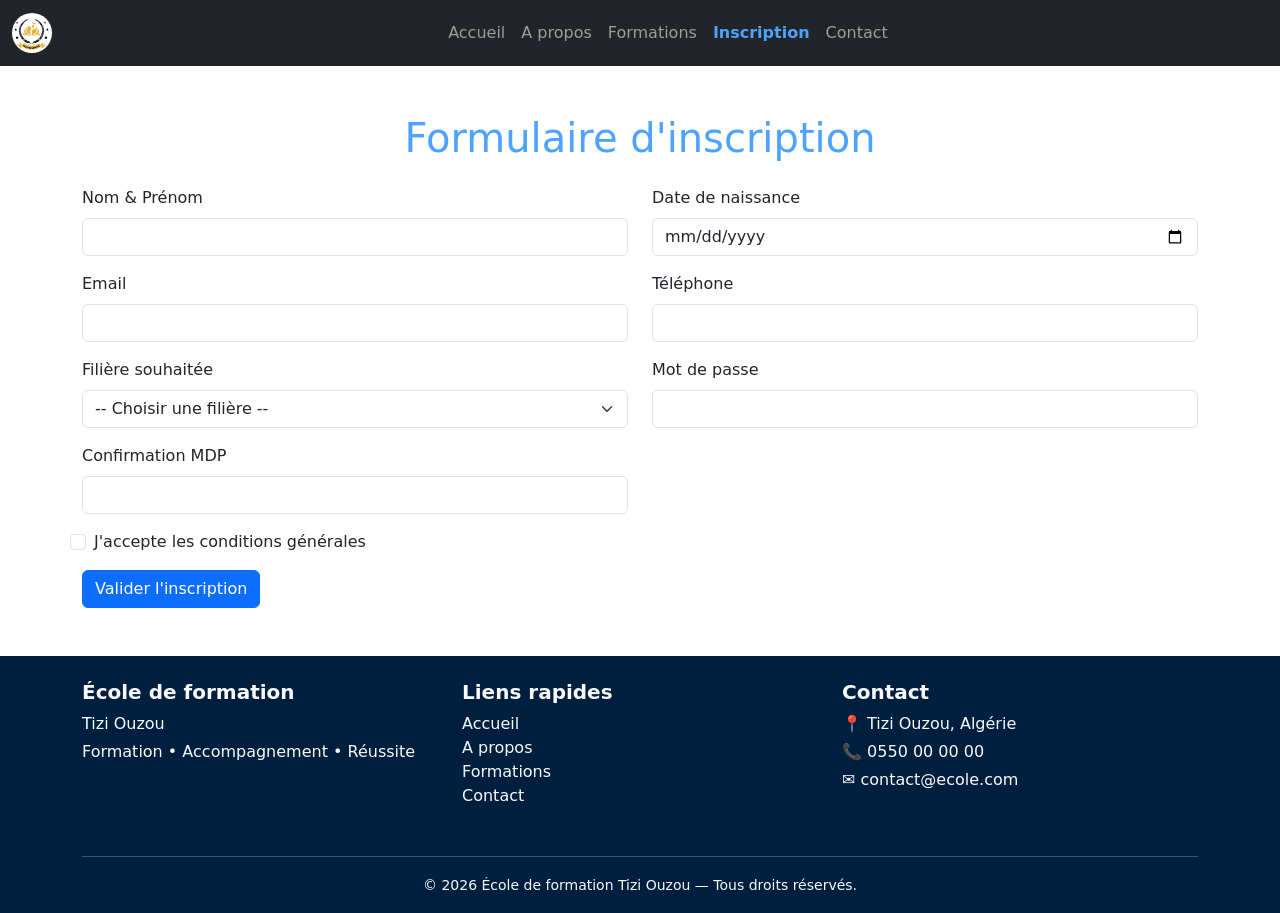
<file: inscription.html>
<!DOCTYPE html>
<html>
<head>
	<meta charset="utf-8">
	<meta name="viewport" content="width=device-width, initial-scale=1">
	<link rel="stylesheet" href="https://cdn.jsdelivr.net/npm/bootstrap@5/dist/css/bootstrap.min.css">
	<link rel="stylesheet" type="text/css" href="css/style.css">
	<title>Ecole de formation Tizi Ouzou</title>
</head>
<body>

<!-- le nemu navigation-->
	<nav class="navbar navbar-expand-sm  navbar-dark bg-dark">
	<div class="container-fluid">
  <a class="navbar-brand" href="#">
	<img src="images/logo.png" alt="Avatar Logo" style="width:40px;" class="rounded-pill">
 </a>
    <button class="navbar-toggler" type="button" data-bs-toggle="collapse" data-bs-target="#menu">
    	<span class="navbar-toggler-icon"></span>
    	
    </button>
    <div class="collapse navbar-collapse" id="menu">

		<ul class="navbar-nav mx-auto">
			<li class="nav-item">
			    <a class="nav-link" href="index.html">Accueil </a>	
			</li>
			<li class="nav-item">
				<a class="nav-link" href="apropos.html">A propos </a>
			</li>

			<li class="nav-item">
				<a class="nav-link" href="formations.html">Formations</a>	
			</li>
			<li class="nav-item">
			    <a class="nav-link active" href="inscription.html">Inscription</a>
			</li>
			<li class="nav-item">
				<a class="nav-link" href="contact.html">Contact</a>	
			</li>
		</ul>
	</div>
</div>
</nav>

<div class="container py-5">
  <h1 class="text-center mb-4 titre-inscription">Formulaire d'inscription</h1>

  <div id="successInscription" class="alert alert-success d-none">
    Inscription validée avec succès !
  </div>
  
<!-- formulaire-->
  <form id="inscriptionForm" novalidate>
    <div class="row">
      <div class="col-md-6 mb-3">
        <label for="nom" class="form-label">Nom & Prénom</label>
        <input type="text" id="nom" class="form-control">
        <small class="text-danger error-message"></small>
      </div>

      <div class="col-md-6 mb-3">
        <label for="dateNaissance" class="form-label">Date de naissance</label>
        <input type="date" id="dateNaissance" class="form-control">
        <small class="text-danger error-message"></small>
      </div>

      <div class="col-md-6 mb-3">
        <label for="email" class="form-label">Email</label>
        <input type="email" id="email" class="form-control">
        <small class="text-danger error-message"></small>
      </div>

      <div class="col-md-6 mb-3">
        <label for="telephone" class="form-label">Téléphone</label>
        <input type="tel" id="telephone" class="form-control">
        <small class="text-danger error-message"></small>
      </div>

      <div class="col-md-6 mb-3">
        <label for="filiere" class="form-label">Filière souhaitée</label>
        <select id="filiere" class="form-select">
          <option value="">-- Choisir une filière --</option>
          <option>Informatique</option>
          <option>Réseaux</option>
          <option>Gestion</option>
          <option>Marketing Digital</option>
        </select>
        <small class="text-danger error-message"></small>
      </div>

      <div class="col-md-6 mb-3">
        <label for="motdepasse" class="form-label">Mot de passe</label>
        <input type="password" id="motdepasse" class="form-control">
        <small class="text-danger error-message"></small>
      </div>

      <div class="col-md-6 mb-3">
        <label for="confirmation" class="form-label">Confirmation MDP</label>
        <input type="password" id="confirmation" class="form-control">
        <small class="text-danger error-message"></small>
      </div>

      <div class="col-12 mb-3 form-check">
        <input type="checkbox" id="cgu" class="form-check-input">
        <label for="cgu" class="form-check-label">J'accepte les conditions générales</label>
        <br>
        <small class="text-danger error-message"></small>
      </div>
    </div>

    <button type="submit" class="btn btn-primary">Valider l'inscription</button>
  </form>
</div>

<!--footer-->
<footer class="text-light pt-4" style="background-color:#001f3f;">
  <div class="container">
    <div class="row">

      <!-- Col 1 -->
      <div class="col-md-4 mb-3">
        <h5 class="fw-bold">École de formation</h5>
        <p class="mb-1">Tizi Ouzou</p>
        <p class="mb-0">Formation • Accompagnement • Réussite</p>
      </div>

      <!-- Col 2 -->
      <div class="col-md-4 mb-3">
        <h5 class="fw-bold">Liens rapides</h5>
        <ul class="list-unstyled">
          <li><a class="text-light text-decoration-none" href="index.html">Accueil</a></li>
          <li><a class="text-light text-decoration-none" href="apropos.html">A propos</a></li>
          <li><a class="text-light text-decoration-none" href="formations.html">Formations</a></li>
          <li><a class="text-light text-decoration-none" href="contact.html">Contact</a></li>
        </ul>
      </div>

      <!-- Col 3 -->
      <div class="col-md-4 mb-3">
        <h5 class="fw-bold">Contact</h5>
        <p class="mb-1">📍 Tizi Ouzou, Algérie</p>
        <p class="mb-1">📞 0550 00 00 00</p>
        <p class="mb-0">✉️ contact@ecole.com</p>
      </div>

    </div>

    <hr class="border-light opacity-25">

    <div class="text-center pb-3">
      <small>© 2026 École de formation Tizi Ouzou — Tous droits réservés.</small>
    </div>
  </div>
</footer>


<script src="https://code.jquery.com/jquery-3.7.0.min.js"></script>
<link rel="stylesheet" href="https://cdn.jsdelivr.net/npm/bootstrap@5.3.3/dist/css/bootstrap.min.css">
<script src="js/main.js"></script>
<script src="js/validation.js"></script>
</body>
</html>
</file>
<file: css/style.css>
body {
	background-color: #f2f2f2;
	font-family: 'poppins', sans-serif;
}
.navbar {
	background-color: #001f3f !important; /* bleu foncé */
}
.navbar .nav-link.active {
	font-weight: bold;
	color: #4DA3FF !important;  /*  pour les liens actif  */
}
.caption-dark h5 {
font-size: 50px;
color: blue;
font-weight: bold;
}
.caption-dark {
	font-size: 40px;
	color: blue;
}
footer {
	background-color: #001f3f;
	color: white;
}
footer a {
	color: #00c851 !important;
}
footer a:hover {
  text-decoration: underline !important;
}
h2 {
	font-size: 35px;
	color: #4DA3FF;
	text-align: center;
	margin-bottom: 25px;
	font-weight: bold;
}
.titre-inscription {
	color: #4DA3FF;
}
.apropos-section {
	margin-top: 30px;
 }
.apropos-text {
	display: flex;
	align-items: center;
	font-size: 20px;

}
.img-fluid {
	height: auto;
	width: 367px ;
}
.img-apropos {
	max-width: 300px;
	height: auto;
	display: block;
	margin: auto;
}
.img-apropos2 {
	max-width: 100%;
	height: auto;
}
footer {
	margin-top: 0;
}
.hero-formations{
  /* Bleu clair mais lisible avec texte blanc */
  background: linear-gradient(135deg, #4da3ff 0%, #2f80ed 100%);
}
.inscription-box {
	max-width: 900px;
	width: 100%;
	background-color: white;
	border-radius: 15px;
	box-shadow: 0 4px 15px rgba(0, 0, 0, 0.15);
}
.form-img {
	width: 300px;
	max-width: 100%;
	height: auto;
}
.form-control,
.form-select {
	border-radius: 12px;
	padding: 12px;
}
</file>
